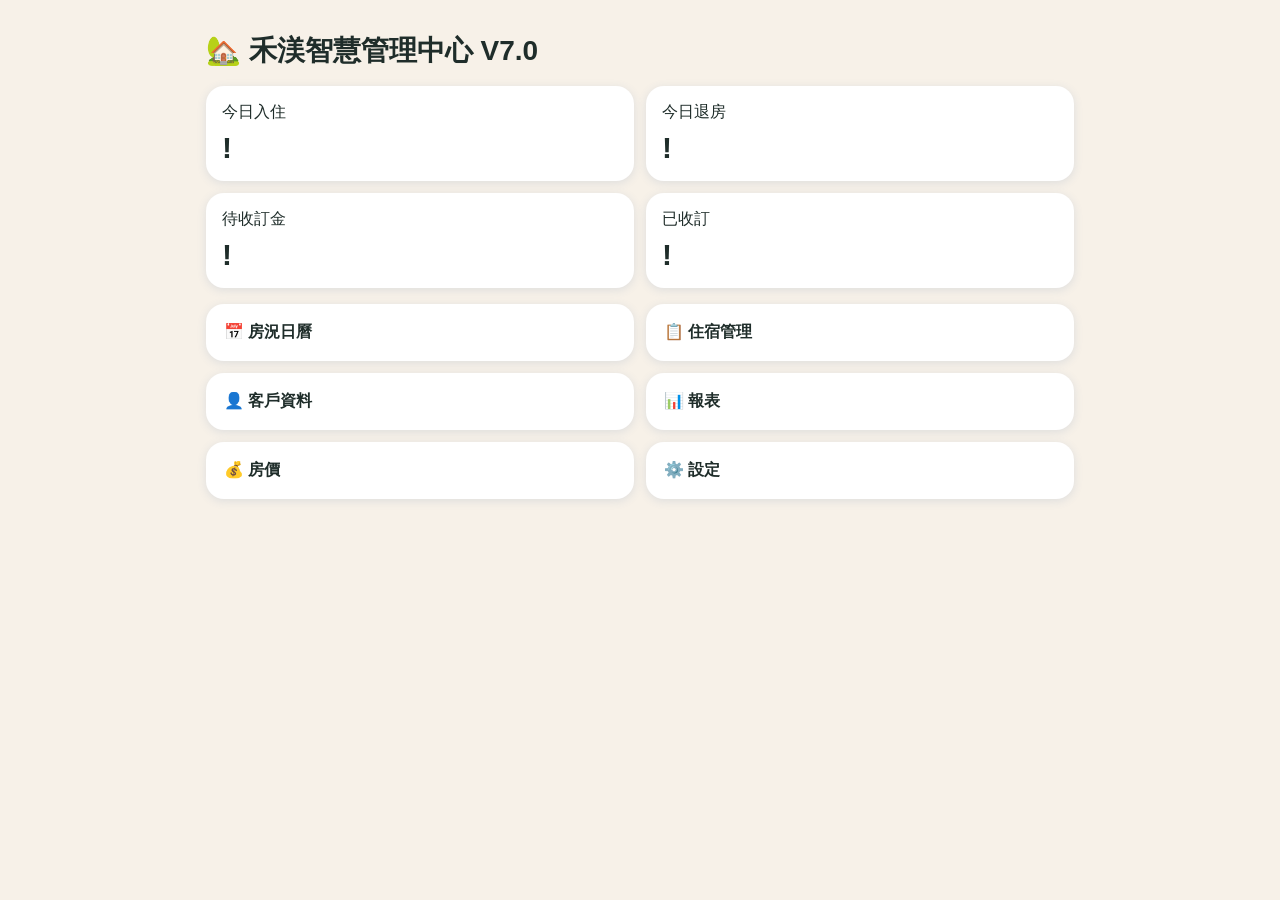
<file: index.html>
<!DOCTYPE html><html lang="zh-Hant"><head><meta charset="UTF-8"/><meta name="viewport" content="width=device-width, initial-scale=1"/><title>禾渼智慧管理中心 V7.0</title><link rel="stylesheet" href="css/style.css"/></head><body class="app-page"><header class="page-header"><h1>🏡 禾渼智慧管理中心 V7.0</h1></header><section class="dashboard-grid"><div class="dash-card"><div>今日入住</div><div class="big" id="todayCheckIn">-</div></div><div class="dash-card"><div>今日退房</div><div class="big" id="todayCheckOut">-</div></div><div class="dash-card"><div>待收訂金</div><div class="big" id="pendingDeposit">-</div></div><div class="dash-card"><div>已收訂</div><div class="big" id="paidOrders">-</div></div></section><section class="menu-grid"><a class="menu-card" href="calendar.html">📅 房況日曆</a><a class="menu-card" href="orders.html">📋 住宿管理</a><a class="menu-card" href="customers.html">👤 客戶資料</a><a class="menu-card" href="reports.html">📊 報表</a><a class="menu-card" href="pricing.html">💰 房價</a><a class="menu-card" href="settings.html">⚙️ 設定</a></section><script src="js/app.js"></script></body></html>
</file>
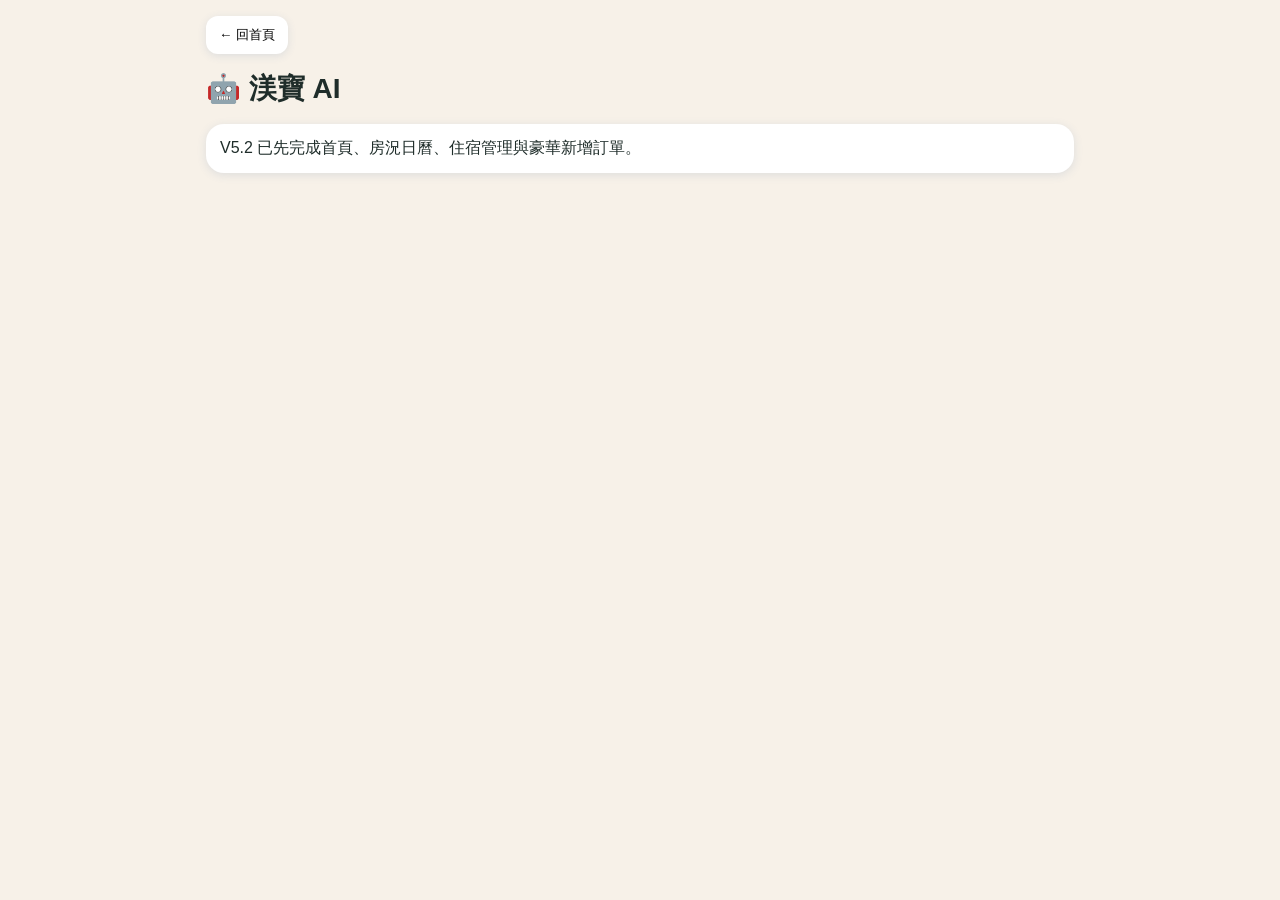
<file: ai.html>
<!DOCTYPE html><html lang="zh-Hant"><head><meta charset="UTF-8"/><meta name="viewport" content="width=device-width, initial-scale=1"/><title>禾渼智慧管理中心</title><link rel="stylesheet" href="css/style.css"/></head><body class="app-page"><header class="page-header"><button class="back-btn" onclick="location.href='index.html'">← 回首頁</button><h1>🤖 渼寶 AI</h1></header><div class="info-card">V5.2 已先完成首頁、房況日曆、住宿管理與豪華新增訂單。</div></body></html>
</file>
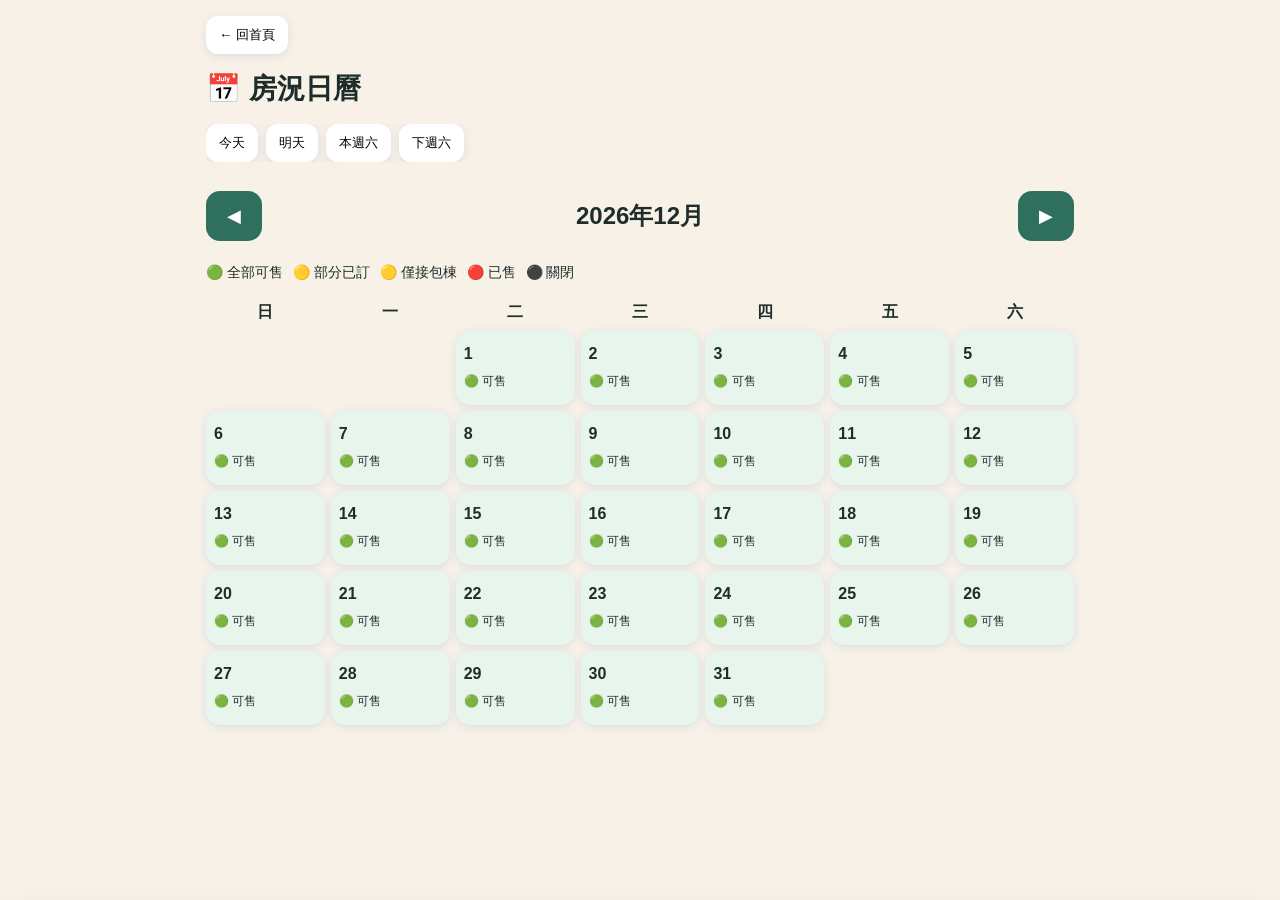
<file: calendar.html>
<!DOCTYPE html><html lang="zh-Hant"><head><meta charset="UTF-8"/><meta name="viewport" content="width=device-width, initial-scale=1"/><title>房況日曆｜禾渼智慧管理中心</title><link rel="stylesheet" href="css/style.css"/></head><body class="app-page calendar-page"><header class="page-header"><button class="back-btn" onclick="location.href='index.html'">← 回首頁</button><h1>📅 房況日曆</h1></header><section class="quick-bar"><button onclick="goToday()">今天</button><button onclick="goTomorrow()">明天</button><button onclick="goThisSaturday()">本週六</button><button onclick="goNextSaturday()">下週六</button></section><section class="month-bar"><button onclick="changeMonth(-1)">◀</button><h2 id="monthTitle">讀取中</h2><button onclick="changeMonth(1)">▶</button></section><section class="legend"><span>🟢 全部可售</span><span>🟡 部分已訂</span><span>🟡 僅接包棟</span><span>🔴 已售</span><span>⚫ 關閉</span></section><section class="week"><div>日</div><div>一</div><div>二</div><div>三</div><div>四</div><div>五</div><div>六</div></section><main id="calendar" class="calendar"><div class="info-card">房況讀取中...</div></main><div id="sheetOverlay" class="sheet-overlay" onclick="closeDaySheet()"></div><section id="daySheet" class="day-sheet"><div class="sheet-handle"></div><div class="sheet-head"><div><div id="sheetDate" class="sheet-title">日期</div><div id="sheetSub" class="sheet-sub">房況資訊</div></div><button class="sheet-close" onclick="closeDaySheet()">×</button></div><div class="info-card"><div class="label">🏡 包棟</div><div id="villaStatus" class="big-status">讀取中</div><div id="villaDesc" class="desc"></div></div><div class="info-card"><div class="label">📅 日期類型</div><div id="dateTypeText">未設定</div></div><div class="info-card"><div class="label">📝 備註</div><div id="noteText">無</div></div><div class="info-card"><div class="label">🛏 單間房況</div><div id="roomStatusList" class="desc">讀取中</div></div><div class="info-card"><div class="label">📋 當日訂單</div><div id="dayOrderList" class="desc">讀取中</div></div></section><script src="js/calendar.js"></script></body></html>
</file>
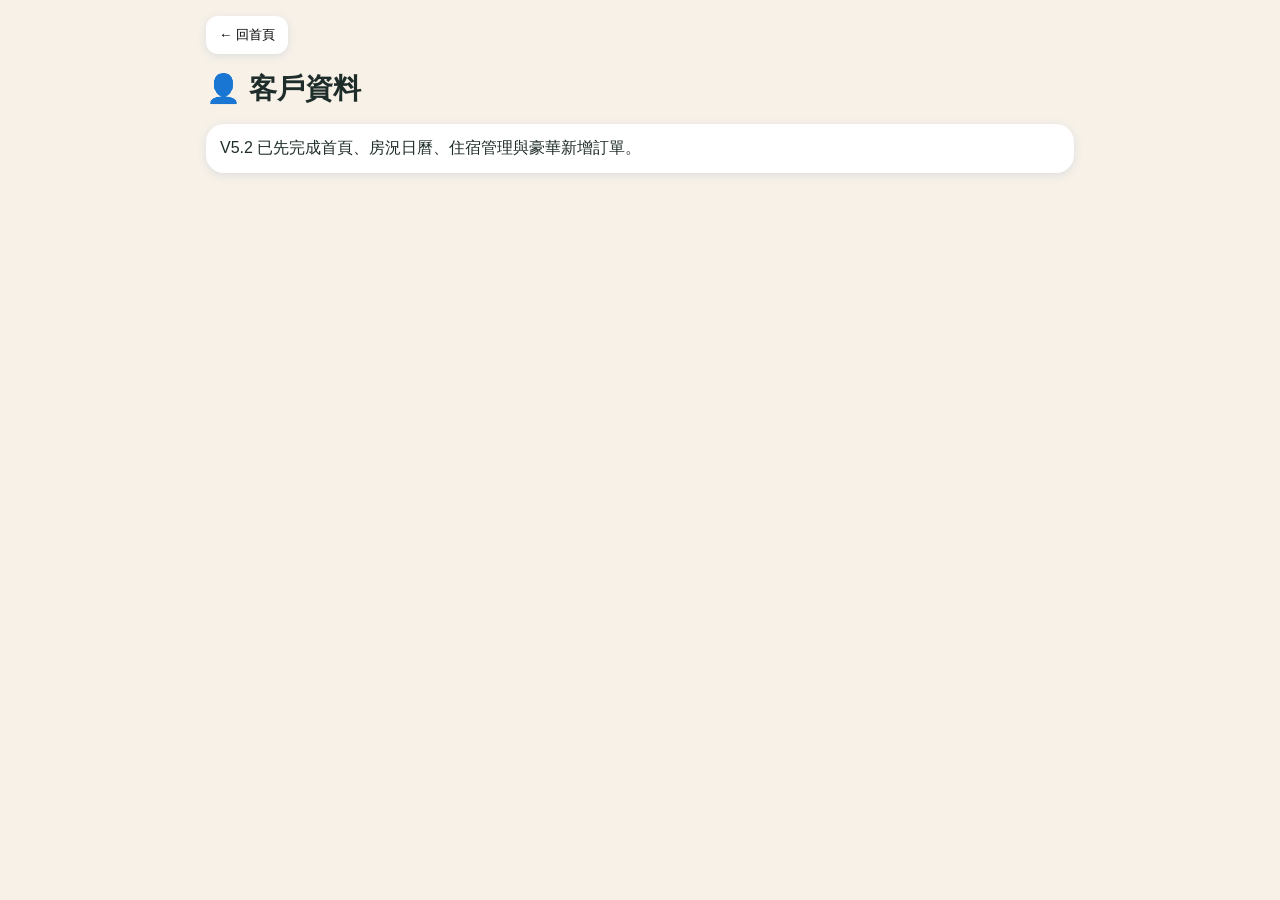
<file: customers.html>
<!DOCTYPE html><html lang="zh-Hant"><head><meta charset="UTF-8"/><meta name="viewport" content="width=device-width, initial-scale=1"/><title>禾渼智慧管理中心</title><link rel="stylesheet" href="css/style.css"/></head><body class="app-page"><header class="page-header"><button class="back-btn" onclick="location.href='index.html'">← 回首頁</button><h1>👤 客戶資料</h1></header><div class="info-card">V5.2 已先完成首頁、房況日曆、住宿管理與豪華新增訂單。</div></body></html>
</file>
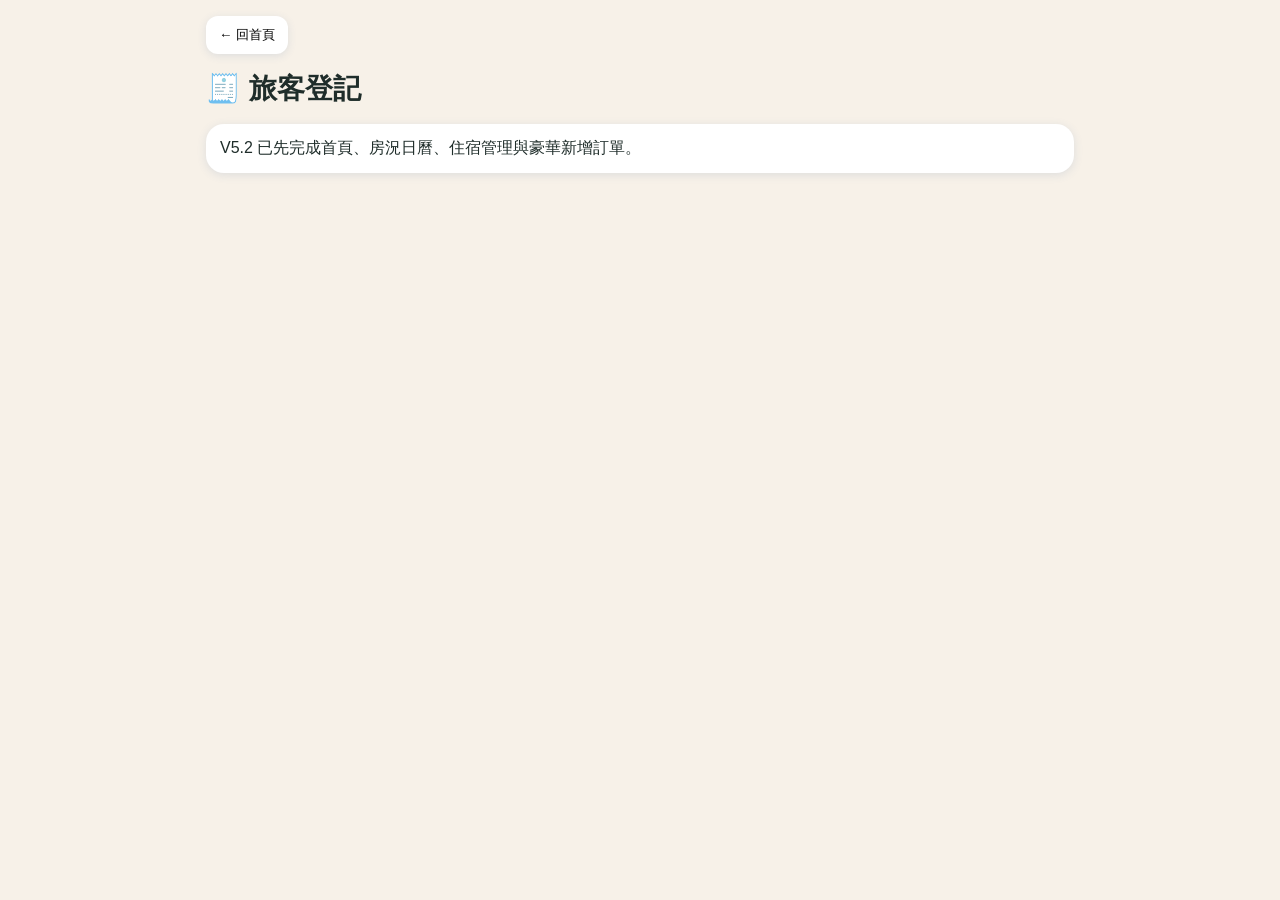
<file: guest-register.html>
<!DOCTYPE html><html lang="zh-Hant"><head><meta charset="UTF-8"/><meta name="viewport" content="width=device-width, initial-scale=1"/><title>禾渼智慧管理中心</title><link rel="stylesheet" href="css/style.css"/></head><body class="app-page"><header class="page-header"><button class="back-btn" onclick="location.href='index.html'">← 回首頁</button><h1>🧾 旅客登記</h1></header><div class="info-card">V5.2 已先完成首頁、房況日曆、住宿管理與豪華新增訂單。</div></body></html>
</file>
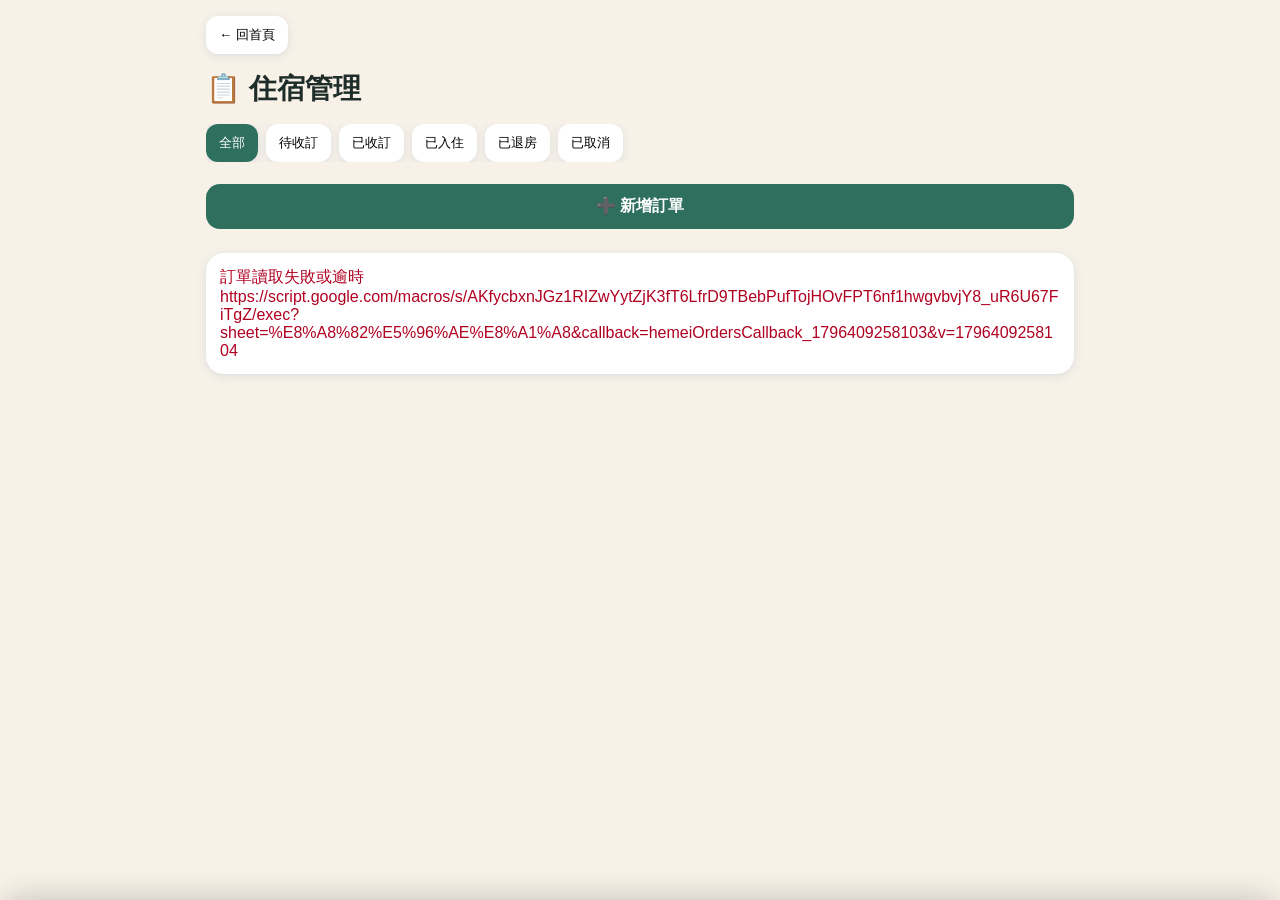
<file: orders.html>
<!DOCTYPE html><html lang="zh-Hant"><head><meta charset="UTF-8"/><meta name="viewport" content="width=device-width, initial-scale=1"/><title>住宿管理｜禾渼智慧管理中心</title><link rel="stylesheet" href="css/style.css"/></head><body class="app-page orders-page"><header class="page-header"><button class="back-btn" onclick="location.href='index.html'">← 回首頁</button><h1>📋 住宿管理</h1></header><section class="quick-bar"><button class="active" onclick="filterOrders('全部')">全部</button><button onclick="filterOrders('待收訂')">待收訂</button><button onclick="filterOrders('已收訂')">已收訂</button><button onclick="filterOrders('已入住')">已入住</button><button onclick="filterOrders('已退房')">已退房</button><button onclick="filterOrders('已取消')">已取消</button></section><button class="primary-btn full-btn" onclick="openAddOrderSheet()">➕ 新增訂單</button><main id="orderList" class="order-list"><div class="info-card">訂單讀取中...</div></main><div id="sheetOverlay" class="sheet-overlay" onclick="closeAllSheets()"></div><section id="orderSheet" class="day-sheet"><div class="sheet-handle"></div><div class="sheet-head"><div><div id="orderTitle" class="sheet-title">訂單資料</div><div id="orderSub" class="sheet-sub"></div></div><button class="sheet-close" onclick="closeAllSheets()">×</button></div><div id="orderContent"></div></section><section id="addOrderSheet" class="day-sheet"><div class="sheet-handle"></div><div class="sheet-head"><div><div class="sheet-title">➕ 新增訂單</div><div class="sheet-sub">豪華版 V7.0</div></div><button class="sheet-close" onclick="closeAllSheets()">×</button></div><form id="addOrderForm" onsubmit="submitAddOrder(event)"><div class="form-section"><div class="form-section-title">👤 訂房人資料</div><div class="form-grid"><label>姓名<input name="name" required placeholder="例如：李先生"/></label><label>電話<input name="phone" inputmode="tel"/></label><label>Email<input name="email" type="email" inputmode="email" autocomplete="email" placeholder="例如：guest@gmail.com"/></label><label>來源<select name="source"><option value="LINE">LINE</option><option value="Facebook">Facebook</option><option value="Threads">Threads</option><option value="電話">電話</option><option value="官網">官網</option><option value="Booking">Booking</option><option value="Agoda">Agoda</option><option value="其他">其他</option></select></label></div></div><div class="form-section"><div class="form-section-title">📅 入住資訊</div><div class="form-grid"><label>入住日期<input name="checkIn" type="date" required onchange="updateSmartInfo()"/></label><label>退房日期<input name="checkOut" type="date"/></label><label>房型<select name="roomType" required onchange="updateSmartInfo()"><option value="包棟">🏡 包棟</option><option value="201">🛏 201 四人房</option><option value="202">🛏 202 二大一小</option><option value="203">🛏 203 二大二小</option><option value="301">🛏 301 四人房</option><option value="302">🛏 302 二大二小</option></select></label><label>大人<input name="adult" type="number" min="0" oninput="updateSmartInfo()"/></label><label>小孩<input name="child" type="number" min="0" oninput="updateSmartInfo()"/></label></div><div class="smart-row"><div class="smart-card" id="roomHint">🏡 包棟</div><div class="smart-card" id="peopleHint">入住 0 人</div></div></div><div class="form-section"><div class="form-section-title">💰 金額資訊</div><div class="form-grid"><label>總金額<input name="total" type="number" min="0" oninput="autoDeposit()"/></label><label>應收訂金<input name="depositDue" type="number" min="0"/></label><label>已收訂金<input name="depositPaid" type="number" min="0"/></label><label>後五碼<input name="last5" maxlength="5"/></label></div></div><div class="form-section"><div class="form-section-title">📌 訂單狀態</div><div class="status-options"><label class="status-option"><input type="radio" name="status" value="待收訂" checked/><span>🟡 待收訂</span></label><label class="status-option"><input type="radio" name="status" value="已收訂"/><span>🟢 已收訂</span></label><label class="status-option"><input type="radio" name="status" value="已確認"/><span>✅ 已確認</span></label></div></div><div class="form-section"><div class="form-section-title">📝 備註</div><div class="form-grid"><label class="full-label">備註<textarea name="note" rows="4"></textarea></label></div></div><button id="saveOrderBtn" class="primary-btn full-btn" type="submit">💾 儲存訂單</button></form></section><section id="editOrderSheet" class="day-sheet"><div class="sheet-handle"></div><div class="sheet-head"><div><div class="sheet-title">✏ 修改訂單</div><div class="sheet-sub">可修改日期、房型、狀態與金額</div></div><button class="sheet-close" onclick="closeAllSheets()">×</button></div><form id="editOrderForm" onsubmit="submitEditOrder(event)"><div class="form-section"><div class="form-section-title">👤 訂房人資料</div><div class="form-grid"><label>姓名<input name="name" required placeholder="例如：李先生"/></label><label>電話<input name="phone" inputmode="tel"/></label><label>Email<input name="email" type="email" inputmode="email" autocomplete="email" placeholder="例如：guest@gmail.com"/></label><label>來源<select name="source"><option value="LINE">LINE</option><option value="Facebook">Facebook</option><option value="Threads">Threads</option><option value="電話">電話</option><option value="官網">官網</option><option value="Booking">Booking</option><option value="Agoda">Agoda</option><option value="其他">其他</option></select></label></div></div><div class="form-section"><div class="form-section-title">📅 入住資訊</div><div class="form-grid"><label>入住日期<input name="checkIn" type="date" required/></label><label>退房日期<input name="checkOut" type="date"/></label><label>房型<select name="roomType" required><option value="包棟">🏡 包棟</option><option value="201">🛏 201 四人房</option><option value="202">🛏 202 二大一小</option><option value="203">🛏 203 二大二小</option><option value="301">🛏 301 四人房</option><option value="302">🛏 302 二大二小</option></select></label><label>大人<input name="adult" type="number" min="0"/></label><label>小孩<input name="child" type="number" min="0"/></label></div></div><div class="form-section"><div class="form-section-title">💰 金額資訊</div><div class="form-grid"><label>總金額<input name="total" type="number" min="0"/></label><label>應收訂金<input name="depositDue" type="number" min="0"/></label><label>已收訂金<input name="depositPaid" type="number" min="0"/></label><label>後五碼<input name="last5" maxlength="5"/></label></div></div><div class="form-section"><div class="form-section-title">📌 訂單狀態</div><div class="status-options"><label class="status-option"><input type="radio" name="status" value="待收訂"/><span>🟡 待收訂</span></label><label class="status-option"><input type="radio" name="status" value="已收訂"/><span>🟢 已收訂</span></label><label class="status-option"><input type="radio" name="status" value="已確認"/><span>✅ 已確認</span></label><label class="status-option"><input type="radio" name="status" value="已入住"/><span>🏡 已入住</span></label><label class="status-option"><input type="radio" name="status" value="已退房"/><span>🚪 已退房</span></label><label class="status-option"><input type="radio" name="status" value="已取消"/><span>❌ 已取消</span></label></div></div><div class="form-section"><div class="form-section-title">📝 備註</div><div class="form-grid"><label class="full-label">備註<textarea name="note" rows="4"></textarea></label></div></div><button id="editOrderBtn" class="primary-btn full-btn" type="submit">💾 儲存修改</button></form></section><div id="toast" class="toast"></div><script src="js/orders.js"></script></body></html>
</file>
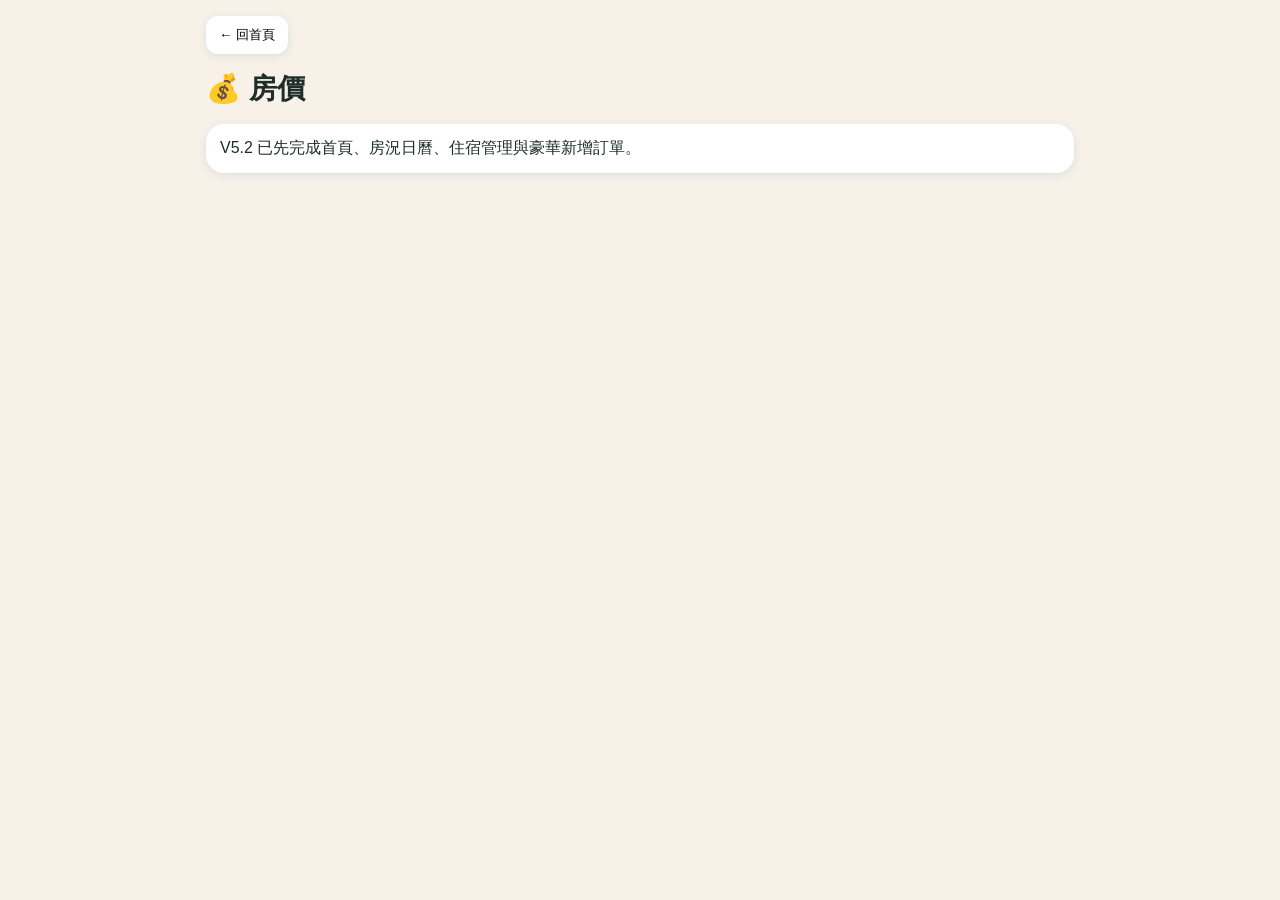
<file: pricing.html>
<!DOCTYPE html><html lang="zh-Hant"><head><meta charset="UTF-8"/><meta name="viewport" content="width=device-width, initial-scale=1"/><title>禾渼智慧管理中心</title><link rel="stylesheet" href="css/style.css"/></head><body class="app-page"><header class="page-header"><button class="back-btn" onclick="location.href='index.html'">← 回首頁</button><h1>💰 房價</h1></header><div class="info-card">V5.2 已先完成首頁、房況日曆、住宿管理與豪華新增訂單。</div></body></html>
</file>
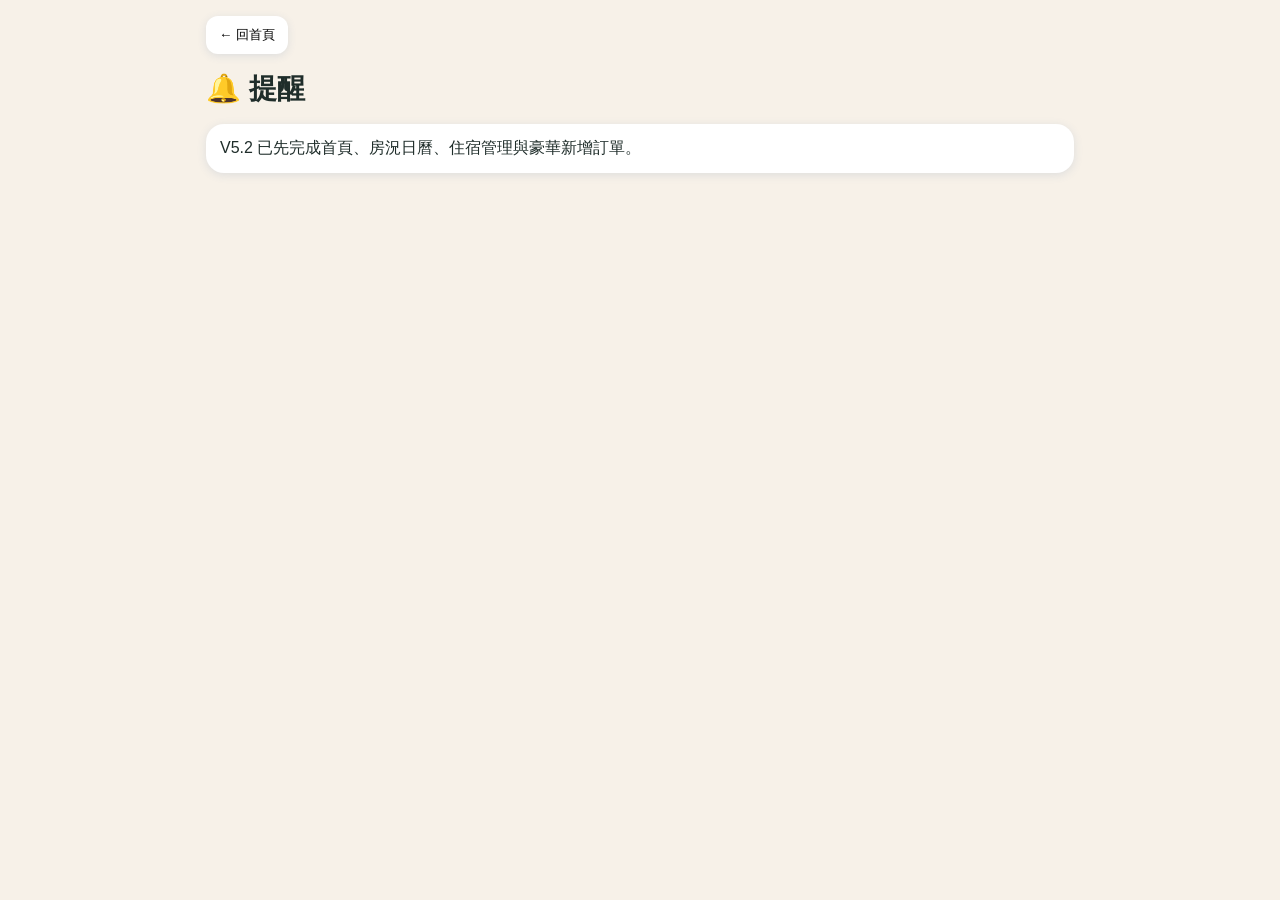
<file: reminders.html>
<!DOCTYPE html><html lang="zh-Hant"><head><meta charset="UTF-8"/><meta name="viewport" content="width=device-width, initial-scale=1"/><title>禾渼智慧管理中心</title><link rel="stylesheet" href="css/style.css"/></head><body class="app-page"><header class="page-header"><button class="back-btn" onclick="location.href='index.html'">← 回首頁</button><h1>🔔 提醒</h1></header><div class="info-card">V5.2 已先完成首頁、房況日曆、住宿管理與豪華新增訂單。</div></body></html>
</file>
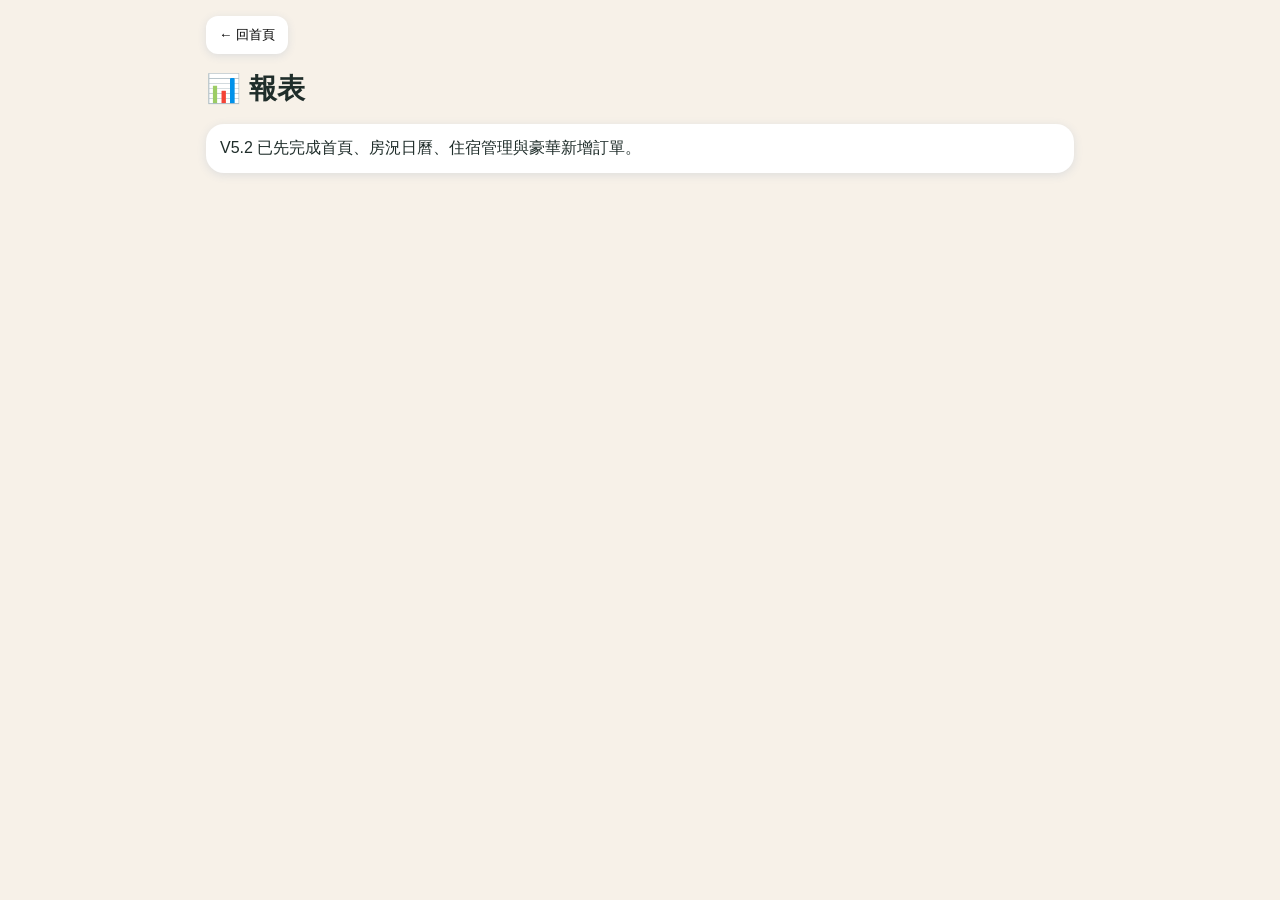
<file: reports.html>
<!DOCTYPE html><html lang="zh-Hant"><head><meta charset="UTF-8"/><meta name="viewport" content="width=device-width, initial-scale=1"/><title>禾渼智慧管理中心</title><link rel="stylesheet" href="css/style.css"/></head><body class="app-page"><header class="page-header"><button class="back-btn" onclick="location.href='index.html'">← 回首頁</button><h1>📊 報表</h1></header><div class="info-card">V5.2 已先完成首頁、房況日曆、住宿管理與豪華新增訂單。</div></body></html>
</file>
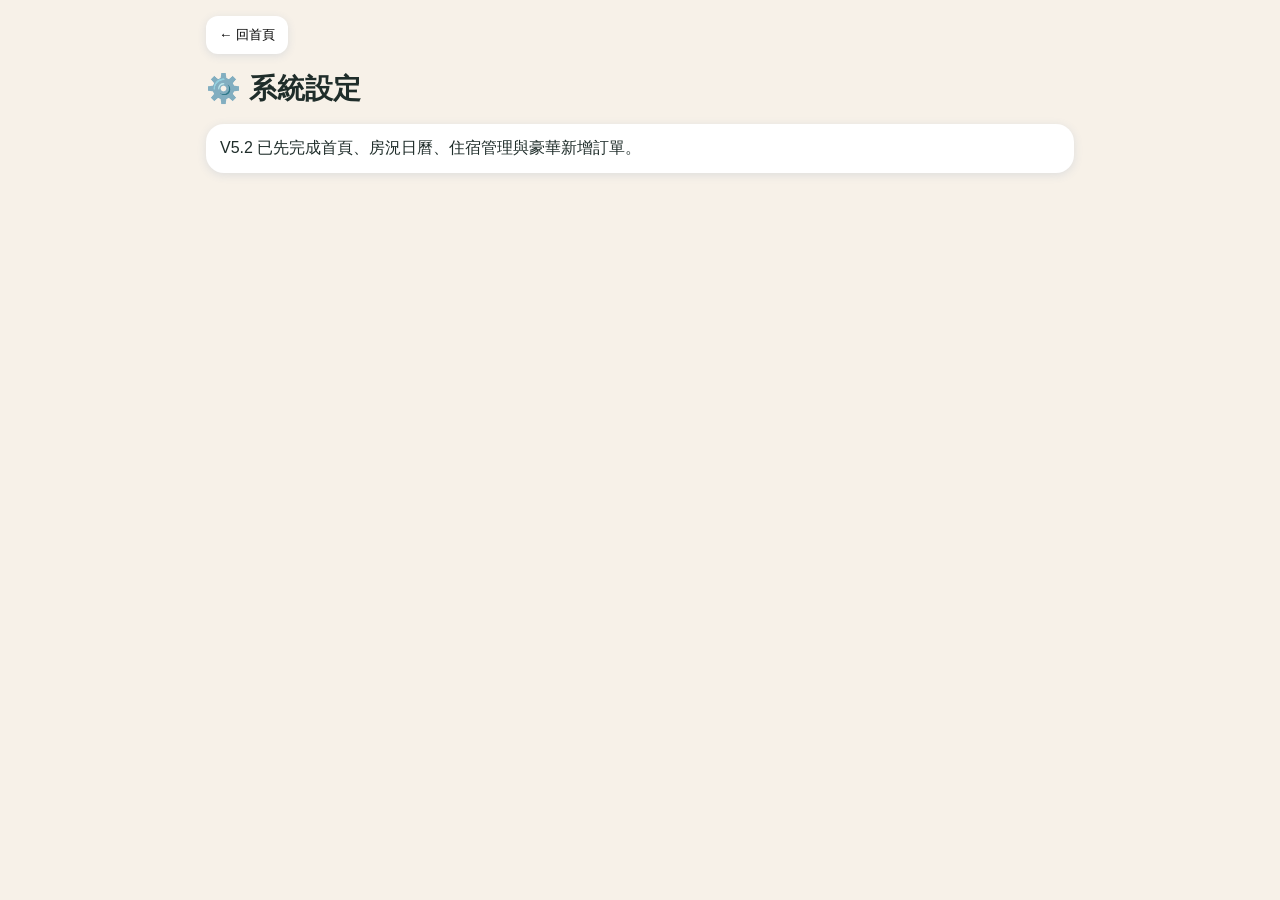
<file: settings.html>
<!DOCTYPE html><html lang="zh-Hant"><head><meta charset="UTF-8"/><meta name="viewport" content="width=device-width, initial-scale=1"/><title>禾渼智慧管理中心</title><link rel="stylesheet" href="css/style.css"/></head><body class="app-page"><header class="page-header"><button class="back-btn" onclick="location.href='index.html'">← 回首頁</button><h1>⚙️ 系統設定</h1></header><div class="info-card">V5.2 已先完成首頁、房況日曆、住宿管理與豪華新增訂單。</div></body></html>
</file>
<file: css/style.css>
*{box-sizing:border-box}body{margin:0;font-family:Arial,"Noto Sans TC",sans-serif;background:#f7f1e8;color:#1f2d2a;padding:16px}body.app-page{max-width:900px;margin:0 auto}.page-header{margin-bottom:16px}h1{font-size:28px;margin:16px 0}.back-btn,.quick-bar button,.secondary-btn{border:0;background:#fff;padding:10px 13px;border-radius:12px;box-shadow:0 2px 8px #ddd}.primary-btn{border:0;background:#2f6f5e;color:#fff;padding:12px 14px;border-radius:14px;font-weight:700}.danger-btn{border:0;background:#c0392b;color:#fff;padding:12px 14px;border-radius:14px;font-weight:700}.full-btn{width:100%;margin:6px 0 14px;font-size:16px}.quick-bar{display:flex;gap:8px;overflow-x:auto;margin-bottom:16px}.quick-bar button{white-space:nowrap}.quick-bar .active{background:#2f6f5e;color:#fff}.dashboard-grid,.menu-grid{display:grid;grid-template-columns:repeat(2,1fr);gap:12px}.dash-card,.menu-card,.info-card,.order-card{background:#fff;border-radius:18px;box-shadow:0 2px 10px #ddd}.dash-card{padding:16px}.dash-card .big{font-size:30px;font-weight:800;margin-top:8px}.menu-grid{margin-top:16px}.menu-card{color:#1f2d2a;text-decoration:none;padding:18px;font-weight:800}.month-bar{display:grid;grid-template-columns:56px 1fr 56px;gap:8px;align-items:center;margin:18px 0 10px}.month-bar h2{text-align:center;font-size:24px}.month-bar button{border:0;background:#2f6f5e;color:#fff;padding:14px 0;border-radius:14px;font-size:18px}.legend{display:flex;gap:10px;flex-wrap:wrap;margin:12px 0;font-size:14px}.week,.calendar{display:grid;grid-template-columns:repeat(7,minmax(0,1fr));gap:6px}.week div{text-align:center;font-weight:700;padding:8px 0}.day{border:0;min-height:74px;border-radius:14px;padding:8px;text-align:left;box-shadow:0 2px 8px #ddd;color:#1f2d2a}.empty{min-height:74px}.num{font-weight:700;font-size:16px}.status{font-size:12px;margin-top:10px}.normal{background:#e7f5ec}.villa-only{background:#fff3c4}.booked{background:#ffd6d6}.closed{background:#dedede}.order-list{display:grid;gap:14px}.order-card{padding:16px}.order-top{display:flex;justify-content:space-between;align-items:center;gap:8px}.order-badge,.status-pill{padding:6px 10px;border-radius:999px;font-size:13px;font-weight:700}.order-badge.villa{background:#e7f5ec}.order-badge.room{background:#eef2ff}.status-pill.paid{background:#e7f5ec;color:#20734b}.status-pill.pending{background:#fff3c4;color:#9a6a00}.status-pill.cancelled{background:#eee;color:#666}.status-pill.live{background:#eaf2ff;color:#1d5b99}.order-card h2{margin:12px 0 8px;font-size:24px}.order-card p{margin:8px 0;color:#4f5b57}.order-actions-row{display:flex;gap:8px;margin-top:14px}.order-actions-row button{flex:1}.sheet-overlay{position:fixed;inset:0;background:rgba(0,0,0,.28);opacity:0;pointer-events:none;transition:.2s;z-index:20}.sheet-overlay.show{opacity:1;pointer-events:auto}.day-sheet{position:fixed;left:0;right:0;bottom:0;background:#f7f1e8;border-radius:24px 24px 0 0;padding:12px 16px 22px;box-shadow:0 -8px 30px rgba(0,0,0,.18);transform:translateY(105%);transition:.25s;z-index:30;max-height:86vh;overflow:auto}.day-sheet.show{transform:translateY(0)}.sheet-handle{width:44px;height:5px;border-radius:99px;background:#d2c6b9;margin:0 auto 12px}.sheet-head{display:flex;justify-content:space-between;align-items:center;gap:12px;margin-bottom:8px}.sheet-title{font-size:22px;font-weight:800}.sheet-sub,.desc{color:#666;margin-top:5px}.sheet-close{width:38px;height:38px;border:0;border-radius:50%;background:#fff;font-size:24px}.info-card{padding:14px;margin:10px 0;word-break:break-word;white-space:pre-wrap}.info-card.error{color:#b00020}.label{color:#52605d;font-size:14px;margin-bottom:8px;font-weight:700}.big-status{font-size:22px;font-weight:800}.muted-card{background:#fffaf0}.form-section{background:#fff;border-radius:18px;padding:14px;margin:12px 0;box-shadow:0 2px 10px #ddd}.form-section-title{font-size:18px;font-weight:800;margin-bottom:12px}.form-grid{display:grid;gap:12px}.form-grid label{display:grid;gap:6px;font-weight:700;color:#52605d}.form-grid input,.form-grid select,.form-grid textarea{width:100%;border:0;background:#fdfbf7;border-radius:14px;padding:13px;font-size:16px;box-shadow:inset 0 0 0 1px rgba(0,0,0,.06);color:#1f2d2a}.form-grid textarea{resize:vertical}.form-grid .full-label{grid-column:1/-1}.smart-row{display:grid;grid-template-columns:repeat(2,1fr);gap:10px;margin-top:10px}.smart-card{background:#fffaf0;border-radius:14px;padding:12px;font-weight:800;color:#4f5b57}.status-options{display:grid;grid-template-columns:repeat(3,1fr);gap:8px}.status-option input{display:none}.status-option span{display:block;text-align:center;background:#fff;border-radius:999px;padding:10px;box-shadow:0 2px 8px #ddd;font-weight:800}.status-option input:checked+span{background:#2f6f5e;color:#fff}.toast{position:fixed;left:50%;bottom:24px;transform:translateX(-50%) translateY(120px);background:#1f2d2a;color:#fff;border-radius:999px;padding:12px 18px;z-index:60;transition:.25s}.toast.show{transform:translateX(-50%) translateY(0)}@media(min-width:680px){.form-grid{grid-template-columns:repeat(2,1fr)}}@media(max-width:520px){body{padding:14px}.day{min-height:62px;padding:6px}.status{font-size:11px}.status-options{grid-template-columns:repeat(2,1fr)}}
</file>
